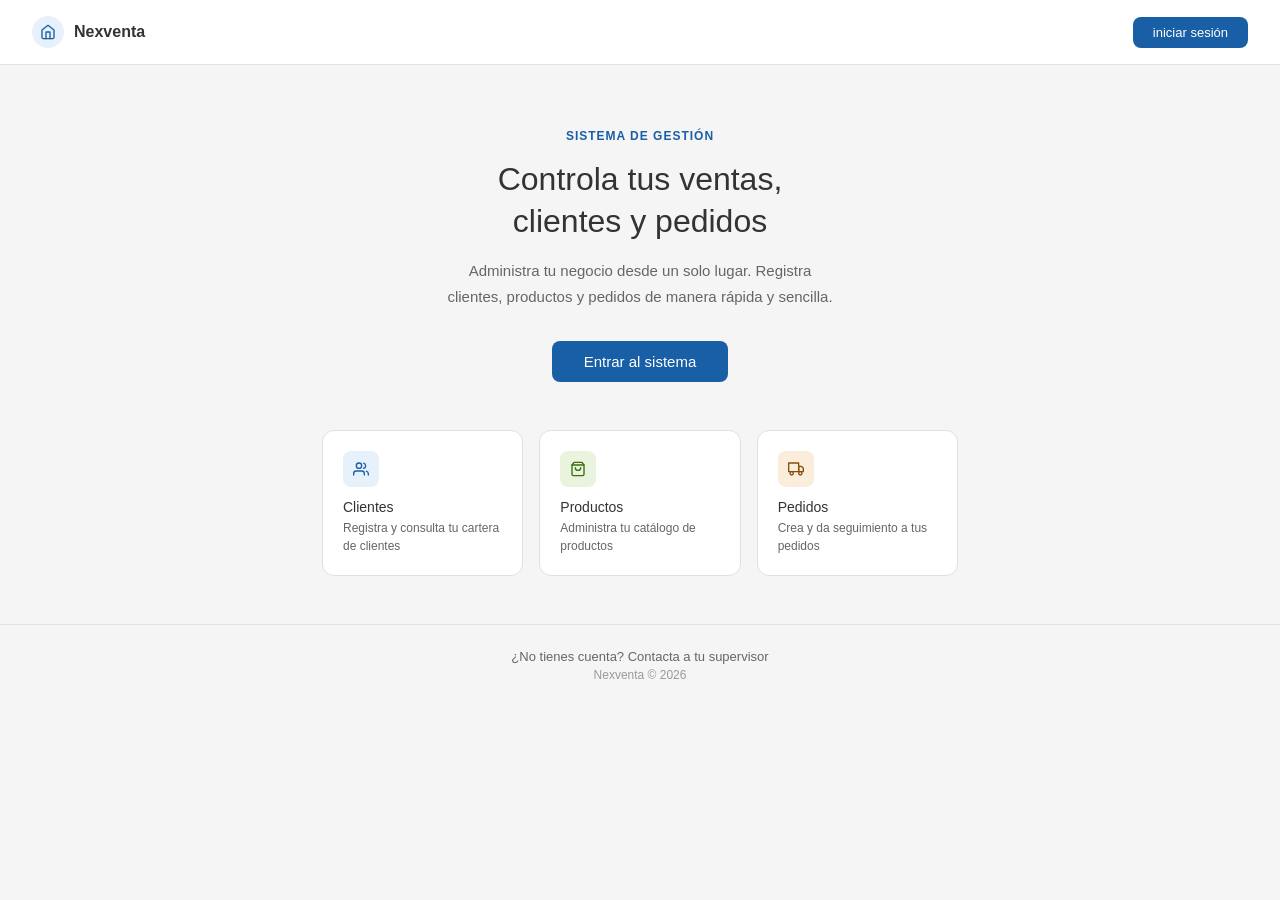
<file: src/main/resources/static/index.html>
<!doctype html>
<html lang="es">
<head>
    <meta charset="UTF-8">
    <meta name="viewport" content="width=device-width, initial-scale=1">
    <title>Nexventa</title>
    <link rel="stylesheet" href="css/base.css">
    <link rel="stylesheet" href="css/index.css">
</head>
<body>

<header class="nav">

    <div class="nav__logo">
        <div class="nav__logo-icono">
            <svg width="16" height="16" viewBox="0 0 24 24" fill="none" stroke="#185FA5" stroke-width="2" stroke-linecap="round" stroke-linejoin="round">
                <path d="M3 9l9-7 9 7v11a2 2 0 0 1-2 2H5a2 2 0 0 1-2-2z"/>
                <polyline points="9 22 9 12 15 12 15 22"/>
            </svg>
        </div>
        <span class="nav__logo-texto">Nexventa</span>
    </div>
    <button id="btn-login" class="nav__boton">iniciar sesión</button>

</header>

<main>
    <section class="hero">
        <p class="hero__etiqueta">SISTEMA DE GESTIÓN</p>
        <h1 class="hero__titulo">Controla tus ventas,<br>clientes y pedidos</h1>
        <p class="hero__descripcion">Administra tu negocio desde un solo lugar.
            Registra clientes, productos y pedidos de manera rápida y sencilla.</p>
        <button class="hero__boton" id="btn-entrar">Entrar al sistema</button>
    </section>

    <section class="cards">
        <article class="card">
            <div class="card__icono card__icono--azul">
                <svg width="16" height="16" viewBox="0 0 24 24" fill="none" stroke="#185FA5" stroke-width="2" stroke-linecap="round" stroke-linejoin="round">
                    <path d="M17 21v-2a4 4 0 0 0-4-4H5a4 4 0 0 0-4 4v2"/>
                    <circle cx="9" cy="7" r="4"/>
                    <path d="M23 21v-2a4 4 0 0 0-3-3.87"/>
                    <path d="M16 3.13a4 4 0 0 1 0 7.75"/>
                </svg>
            </div>
            <p class="card__titulo">Clientes</p>
            <p class="card__descripcion">Registra y consulta tu cartera de clientes</p>
        </article>

        <article class="card">
            <div class="card__icono card__icono--verde">
                <svg width="16" height="16" viewBox="0 0 24 24" fill="none" stroke="#3B6D11" stroke-width="2" stroke-linecap="round" stroke-linejoin="round">
                    <path d="M6 2L3 6v14a2 2 0 0 0 2 2h14a2 2 0 0 0 2-2V6l-3-4z"/>
                    <line x1="3" y1="6" x2="21" y2="6"/>
                    <path d="M16 10a4 4 0 0 1-8 0"/>
                </svg>  
            </div>
            <p class="card__titulo">Productos</p>
            <p class="card__descripcion">Administra tu catálogo de productos</p>
        </article>

        <article class="card">
            <div class="card__icono card__icono--naranja">
                <svg width="16" height="16" viewBox="0 0 24 24" fill="none" stroke="#854F0B" stroke-width="2" stroke-linecap="round" stroke-linejoin="round">
                    <rect x="1" y="3" width="15" height="13"/>
                    <polygon points="16 8 20 8 23 11 23 16 16 16 16 8"/>
                    <circle cx="5.5" cy="18.5" r="2.5"/>
                    <circle cx="18.5" cy="18.5" r="2.5"/>
                </svg>
            </div>
            <p class="card__titulo">Pedidos</p>
            <p class="card__descripcion">Crea y da seguimiento a tus pedidos</p>
        </article>
    </section>
</main>

<footer class="footer">
    <p class="footer__mensaje">¿No tienes cuenta? Contacta a tu supervisor</p>
    <p class="footer__copyright">Nexventa © 2026</p>
</footer>

<script src="js/index.js"></script>

</body>
</html>
</file>
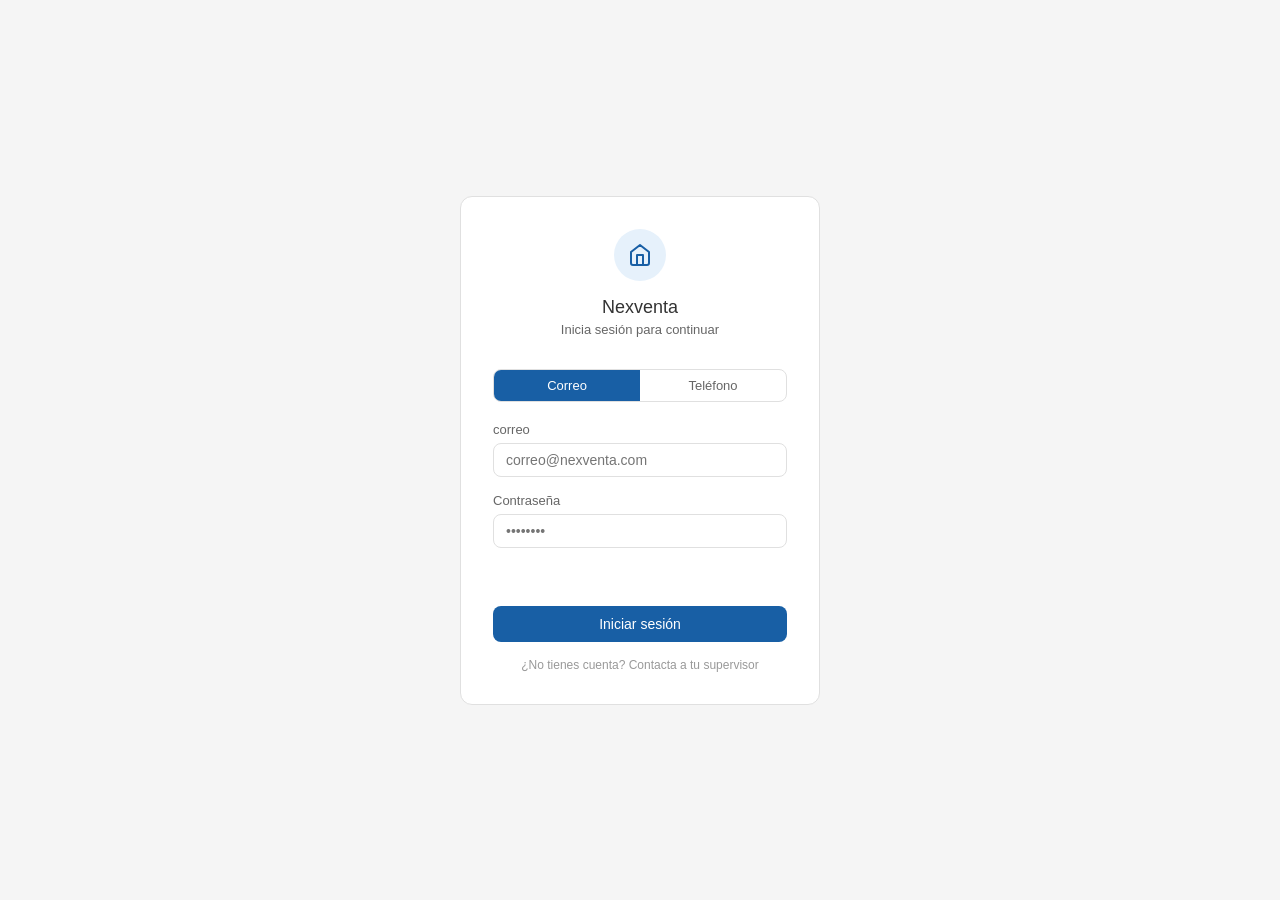
<file: src/main/resources/static/clientes.html>
<!DOCTYPE html>
<html lang="es">
<head>
    <meta charset="UTF-8">
    <meta name="viewport" content="width=device-width, initial-scale=1.0">
    <title>Nexventa - clientes</title>

    <link rel="stylesheet" href="css/base.css">
    <link rel="stylesheet" href="css/sidebar.css">
    <link rel="stylesheet" href="css/inicio.css">
    <link rel="stylesheet" href="css/clientes.css">
</head>
<body class="app">

    <!-- Sidebar (menu lateral de navegación) -->
    <aside class="sidebar">
        <div class="sidebar__superior">
            <div class="sidebar__logo">
                <div class="sidebar__logo-icono">
                    <svg width="14" height="14" viewBox="0 0 24 24" fill="none" stroke="#185FA5" stroke-width="2" stroke-linecap="round" stroke-linejoin="round">
                        <path d="M3 9l9-7 9 7v11a2 2 0 0 1-2 2H5a2 2 0 0 1-2-2z"/>
                        <polyline points="9 22 9 12 15 12 15 22"/>
                    </svg>
                </div>
                <span class="sidebar__logo-texto">Nexventa</span>
                <button class="sidebar__cerrar" id="btn-cerrar-menu">
                    <svg width="20" height="20" viewBox="0 0 24 24" fill="none" stroke="#ffffff" stroke-width="2" stroke-linecap="round" stroke-linejoin="round">
                        <line x1="18" y1="6" x2="6" y2="18"/>
                        <line x1="6" y1="6" x2="18" y2="18"/>
                    </svg>
                </button>
            </div>
            <nav class="sidebar__nav">
                <p class="sidebar__seccion">Principal</p>
                <a class="sidebar__item" href="inicio.html">
                    <svg width="16" height="16" viewBox="0 0 24 24" fill="none" stroke="currentColor" stroke-width="2"><rect x="3" y="3" width="7" height="7"/><rect x="14" y="3" width="7" height="7"/><rect x="3" y="14" width="7" height="7"/><rect x="14" y="14" width="7" height="7"/></svg>
                    Inicio
                </a>
                <a class="sidebar__item sidebar__item--activo" href="clientes.html">
                    <svg width="16" height="16" viewBox="0 0 24 24" fill="none" stroke="currentColor" stroke-width="2"><path d="M17 21v-2a4 4 0 0 0-4-4H5a4 4 0 0 0-4 4v2"/><circle cx="9" cy="7" r="4"/></svg>
                    Clientes
                </a>
                <a class="sidebar__item" href="productos.html">
                    <svg width="16" height="16" viewBox="0 0 24 24" fill="none" stroke="currentColor" stroke-width="2"><path d="M6 2L3 6v14a2 2 0 0 0 2 2h14a2 2 0 0 0 2-2V6l-3-4z"/><line x1="3" y1="6" x2="21" y2="6"/></svg>
                    Productos
                </a>
                <a class="sidebar__item" href="pedidos.html">
                    <svg width="16" height="16" viewBox="0 0 24 24" fill="none" stroke="currentColor" stroke-width="2"><rect x="1" y="3" width="15" height="13"/><polygon points="16 8 20 8 23 11 23 16 16 16 16 8"/></svg>
                    Pedidos
                </a>
                <p class="sidebar__seccion">ADMINISTRACIÓN</p>
                <a class="sidebar__item" href="usuarios.html">
                    <svg width="16" height="16" viewBox="0 0 24 24" fill="none" stroke="currentColor" stroke-width="2"><path d="M17 21v-2a4 4 0 0 0-4-4H5a4 4 0 0 0-4 4v2"/><circle cx="9" cy="7" r="4"/><path d="M23 21v-2a4 4 0 0 0-3-3.87"/><path d="M16 3.13a4 4 0 0 1 0 7.75"/></svg>
                    Usuarios
                </a>
                <a class="sidebar__item" href="rutas.html">
                    <svg width="16" height="16" viewBox="0 0 24 24" fill="none" stroke="currentColor" stroke-width="2" stroke-linecap="round" stroke-linejoin="round"><circle cx="12" cy="12" r="10"/><polygon points="16.24 7.76 14.12 14.12 7.76 16.24 9.88 9.88 16.24 7.76"/></svg>
                    Rutas
                </a>
            </nav>
        </div>
        <div class="sidebar__usuario">
            <div class="sidebar__usuario-avatar" id="usuario-avatar">A</div>
            <div>
                <p class="sidebar__usuario-nombre" id="usuario-nombre">Admin</p>
                <p class="sidebar__usuario-rol" id="usuario-rol">ROL</p>
            </div>
        </div>
    </aside>

    <div class="sidebar__overlay" id="sidebar-overlay"></div>

    
     <div class="contenido">

        <!-- topbar (barra superior para dar contexto)-->
        <header class="topbar">
            <button class="topbar__hamburguesa" id="btn-menu">
                <svg width="20" height="20" viewBox="0 0 24 24" fill="none" stroke="currentColor" stroke-width="2" stroke-linecap="round" stroke-linejoin="round">
                    <line x1="3" y1="6" x2="21" y2="6"/>
                    <line x1="3" y1="12" x2="21" y2="12"/>
                    <line x1="3" y1="18" x2="21" y2="18"/>
                </svg>
            </button>
            <div class="topbar__info">
                <h1 class="topbar__saludo">Clientes</h1>
            </div>
            <div class="topbar__acciones">
                <div class="topbar__usuario">
                    <div class="topbar__usuario-avatar" id="topbar-avatar">A</div>
                    <span class="topbar__usuario-nombre" id="topbar-nombre">Admin</span>
                </div>
                <button class="topbar__cerrar" id="btn-cerrar-sesion">Cerrar sesión</button>
            </div>
        </header>

        <!-- Contenido principal -->
        <main class="principal">
            <!-- Encabezado con boton-->
            <div class="clientes__encabezado">
                <h2 class="clientes__titulo">Clientes</h2>
                <button class="clientes__btn-nuevo" id="btn-nuevo-cliente">+ Nuevo cliente</button>
            </div> 

            <!-- Bloque de filtros-->
            <div class="clientes__filtros">
                <input class="clientes__buscar" type="text" id="input-buscar-nombre" placeholder="Buscar por nombre...">
                <input class="clientes__buscar" type="text" id="input-buscar-telefono" placeholder="buscar por teléfono...">
                <select class="clientes__selector" id="select-estado">
                    <option value="">Todos</option>
                    <option value="NORMAL">Normal</option>
                    <option value="FERRETERO">Ferretero</option>
                </select>
            </div>

            <!-- Tabla de clientes -->
             <div class="clientes__tabla-contenedor">
                <table class="clientes__tabla">
                    <thead>
                        <tr>
                            <th>Nombre</th>
                            <th>Telefono</th>
                            <th>Dirección</th>
                            <th>Ciudad</th>
                            <th>Tipo</th>
                            <th>Acciones</th>
                        </tr>
                    </thead>
                    <tbody id="tabla-clientes"></tbody>
                </table>

             </div>

        </main>
    </div>

    
    <script src="js/sidebar.js"></script>
    <script src="js/clientes.js"></script>
</body>
</html>
</file>
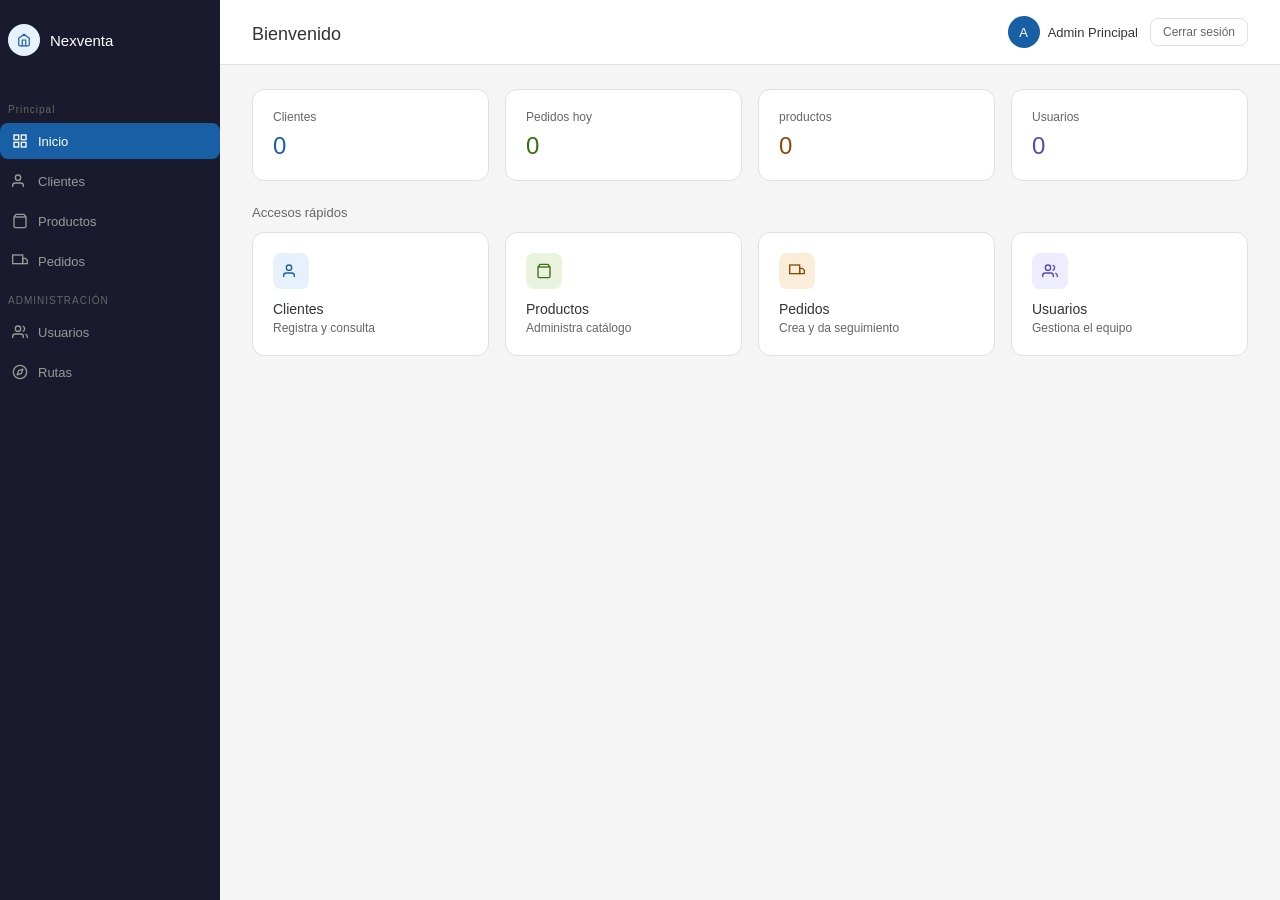
<file: src/main/resources/static/inicio.html>
<!DOCTYPE html>
<html lang="es">
<head>
    <meta charset="UTF-8">
    <meta name="viewport" content="width=device-width, initial-scale=1.0">
    <title>Nexventa - Inicio</title>
    <link rel="stylesheet" href="css/styles.css">
</head>
<body class="app">

    <!-- Menu lateral izquierdo-->
    <aside class="sidebar">
        <!-- Logo -->
        <div class="sidebar__logo">
            <div class="sidebar__logo-icono">
                <svg width="14" height="14" viewBox="0 0 24 24" fill="none" stroke="#185FA5" stroke-width="2" stroke-linecap="round" stroke-linejoin="round">
                    <path d="M3 9l9-7 9 7v11a2 2 0 0 1-2 2H5a2 2 0 0 1-2-2z"/>
                    <polyline points="9 22 9 12 15 12 15 22"/>
                </svg>
            </div>

            <span class="sidebar__logo-texto">Nexventa</span>
        </div>

        <!-- Navegación principal -->
        <nav class="sidebar__nav">
            <p class="sidebar__seccion">Principal</p>
            <a class="sidebar__item sidebar__item--activo" href="inicio.html">
                <svg width="16" height="16" viewBox="0 0 24 24" fill="none" stroke="currentColor" stroke-width="2"><rect x="3" y="3" width="7" height="7"/><rect x="14" y="3" width="7" height="7"/><rect x="3" y="14" width="7" height="7"/><rect x="14" y="14" width="7" height="7"/></svg>
                Inicio 
            </a>

            <a class="sidebar__item" href="clientes.html">
                <svg width="16" height="16" viewBox="0 0 24 24" fill="none" stroke="currentColor" stroke-width="2">
                    <path d="M17 21v-2a4 4 0 0 0-4-4H5a4 4 0 0 0-4 4v2"/>
                    <circle cx="9" cy="7" r="4"/>
                </svg>
                Clientes                
            </a>

            <a class="sidebar__item" href="productos.html">
                <svg width="16" height="16" viewBox="0 0 24 24" fill="none" stroke="currentColor" stroke-width="2">
                    <path d="M6 2L3 6v14a2 2 0 0 0 2 2h14a2 2 0 0 0 2-2V6l-3-4z"/>
                    <line x1="3" y1="6" x2="21" y2="6"/>
                </svg>
                Productos                
            </a>

            <a class="sidebar__item" href="pedidos.html">
                <svg width="16" height="16" viewBox="0 0 24 24" fill="none" stroke="currentColor" stroke-width="2">
                    <rect x="1" y="3" width="15" height="13"/>
                    <polygon points="16 8 20 8 23 11 23 16 16 16 16 8"/>
                </svg>
                Pedidos
            </a>

            <p class="sidebar__seccion">ADMINISTRACIÓN</p>
            <a class="sidebar__item" href="usuarios.html">
                <svg width="16" height="16" viewBox="0 0 24 24" fill="none" stroke="currentColor" stroke-width="2">
                    <path d="M17 21v-2a4 4 0 0 0-4-4H5a4 4 0 0 0-4 4v2"/>
                    <circle cx="9" cy="7" r="4"/>
                    <path d="M23 21v-2a4 4 0 0 0-3-3.87"/>
                    <path d="M16 3.13a4 4 0 0 1 0 7.75"/>
                </svg>
                Usuarios    
            </a>

            <a class="sidebar__item" href="rutas.html">
                <svg width="16" height="16" viewBox="0 0 24 24" fill="none" stroke="currentColor" stroke-width="2" stroke-linecap="round" stroke-linejoin="round">
                <circle cx="12" cy="12" r="10"/>
                <polygon points="16.24 7.76 14.12 14.12 7.76 16.24 9.88 9.88 16.24 7.76"/>
                </svg>
                Rutas            
            </a>
        </nav> 

    </aside>

    <div class="contenido">
        <!-- Barra superior -->
        <header class="topbar">
            <!-- Saludo y fecha -->
            <div class="topbar__info">
                <p class="topbar__fecha" id="topbar-fecha"></p>
                <h1 class="topbar__saludo" id="topbar-saludo">Bienvenido</h1>
            </div>

            <!-- Acciones del usuario -->
            <div class="topbar__acciones">
                <div class="topbar__usuario">
                    <div class="topbar__usuario-avatar" id="topbar-avatar">A</div>
                    <span class="topbar__usuario-nombre" id="topbar-nombre">Admin Principal</span>
                </div>
                <button class="topbar__cerrar" id="btn-cerrar-sesion">Cerrar sesión</button>
            </div>
        </header>

        <!-- Contenido principal -->
        <main class="principal">
            <!-- Cards de resumen -->
            <section class="resumen">

                <div class="resumen__card">
                    <p class="resumen__etiqueta">Clientes</p>
                    <p class="resumen__numero" id="total-clientes">0</p>
                </div>

                <div class="resumen__card">
                    <p class="resumen__etiqueta">Pedidos hoy</p>
                    <p class="resumen__numero resumen__numero--verde" id="total-pedidos">0</p>
                </div>

                <div class="resumen__card">
                    <p class="resumen__etiqueta">productos</p>
                    <p class="resumen__numero resumen__numero--naranja" id="total-productos">0</p>
                </div>

                <div class="resumen__card">
                    <p class="resumen__etiqueta">Usuarios</p>
                    <p class="resumen__numero resumen__numero--morado" id="total-usuarios">0</p>
                </div>

            </section>

            <!-- Accesos rápidos -->
            <section class="accesos">
                <p class="accesos__titulo">Accesos rápidos</p>

                <div class="accesos__grid">

                    <a class="acceso__card" href="clientes.html">
                        <div class="acceso__icono acceso__icono--azul">
                            <svg width="16" height="16" viewBox="0 0 24 24" fill="none" stroke="#185FA5" stroke-width="2">
                                <path d="M17 21v-2a4 4 0 0 0-4-4H5a4 4 0 0 0-4 4v2"/>
                                <circle cx="9" cy="7" r="4"/>
                            </svg>
                        </div>
                        <p class="acceso__titulo">Clientes</p>
                        <p class="acceso__descripcion">Registra y consulta</p>
                    </a>

                    <a class="acceso__card" href="productos.html">
                        <div class="acceso__icono acceso__icono--verde">
                            <svg width="16" height="16" viewBox="0 0 24 24" fill="none" stroke="#3B6D11" stroke-width="2">
                                <path d="M6 2L3 6v14a2 2 0 0 0 2 2h14a2 2 0 0 0 2-2V6l-3-4z"/>
                                <line x1="3" y1="6" x2="21" y2="6"/>
                            </svg>
                        </div>
                        <p class="acceso__titulo">Productos</p>
                        <p class="acceso__descripcion">Administra catálogo</p>
                    </a>

                    <a class="acceso__card" href="pedidos.html">
                        <div class="acceso__icono acceso__icono--naranja">
                            <svg width="16" height="16" viewBox="0 0 24 24" fill="none" stroke="#854F0B" stroke-width="2">
                                <rect x="1" y="3" width="15" height="13"/>
                                <polygon points="16 8 20 8 23 11 23 16 16 16 16 8"/>
                            </svg>
                        </div>
                        <p class="acceso__titulo">Pedidos</p>
                        <p class="acceso__descripcion">Crea y da seguimiento</p>
                    </a>

                    <a class="acceso__card" href="usuarios.html">
                        <div class="acceso__icono acceso__icono--morado">
                            <svg width="16" height="16" viewBox="0 0 24 24" fill="none" stroke="#534AB7" stroke-width="2">
                                <path d="M17 21v-2a4 4 0 0 0-4-4H5a4 4 0 0 0-4 4v2"/>
                                <circle cx="9" cy="7" r="4"/>
                                <path d="M23 21v-2a4 4 0 0 0-3-3.87"/>
                                <path d="M16 3.13a4 4 0 0 1 0 7.75"/>
                            </svg>
                        </div>
                        <p class="acceso__titulo">Usuarios</p>
                        <p class="acceso__descripcion">Gestiona el equipo</p>
                    </a>
                </div>
            </section>
        
        </main>

    </div>
    <script src="js/inicio.js"></script>
</body>
</html>
</file>
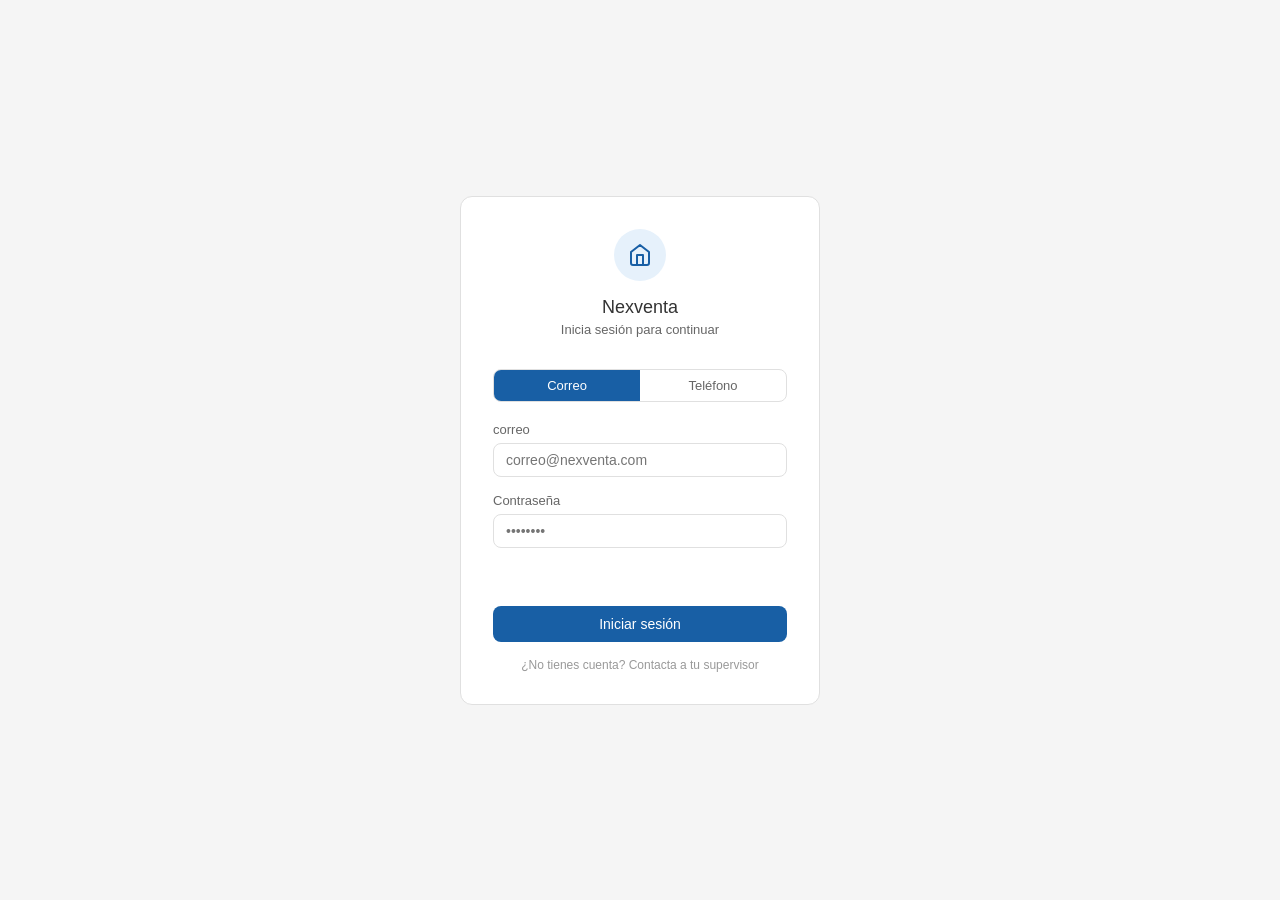
<file: src/main/resources/static/login.html>
<!DOCTYPE html>
<html lang="es">
<head>
    <meta charset="UTF-8">
    <meta name="viewport" content="width=device-width, initial-scale=1.0">
    <title>Nexventa - Login</title>
    <link rel="stylesheet" href="css/base.css">
    <link rel="stylesheet" href="css/login.css">
</head>
<body class="login-page">
    <div class="login-contenedor">

        <div class="login-cabecera">
            <div class="login-logo">
                <svg width="24" height="24" viewBox="0 0 24 24" fill="none" stroke="#185FA5" stroke-width="2" stroke-linecap="round" stroke-linejoin="round">
                    <path d="M3 9l9-7 9 7v11a2 2 0 0 1-2 2H5a2 2 0 0 1-2-2z"/>
                    <polyline points="9 22 9 12 15 12 15 22"/>
                </svg>
            </div>

            <h2 class="login-cabecera__titulo">Nexventa</h2>
            <p class="login-cabecera__subtitulo">Inicia sesión para continuar</p>
        </div>

        <div class="login-selector">
            <button class="login-selector__btn login-selector__btn--activo" id="btn-correo">Correo</button>
            <button class="login-selector__btn" id="btn-telefono">Teléfono</button>
        </div>

        <div class="login-formulario">
            <div class="campo">
                <label class="campo__etiqueta" for="identificador" id="label-identificador">correo</label>
                <input class="campo__input" type="email" id="identificador" placeholder="correo@nexventa.com">
            </div>

            <div class="campo">
                <label class="campo__etiqueta" for="contrasena">Contraseña</label>
                <input class="campo__input" type="password" id="contrasena" placeholder="••••••••" />
            </div>

            <p class="login-error" id="login-error"></p>

            <button class="login-boton" id="btn-ingresar">Iniciar sesión</button>

            <p class="login-aviso">¿No tienes cuenta? Contacta a tu supervisor</p>
        </div>
    </div>

    <script src="js/login.js"></script>

</body>
</html>
</file>
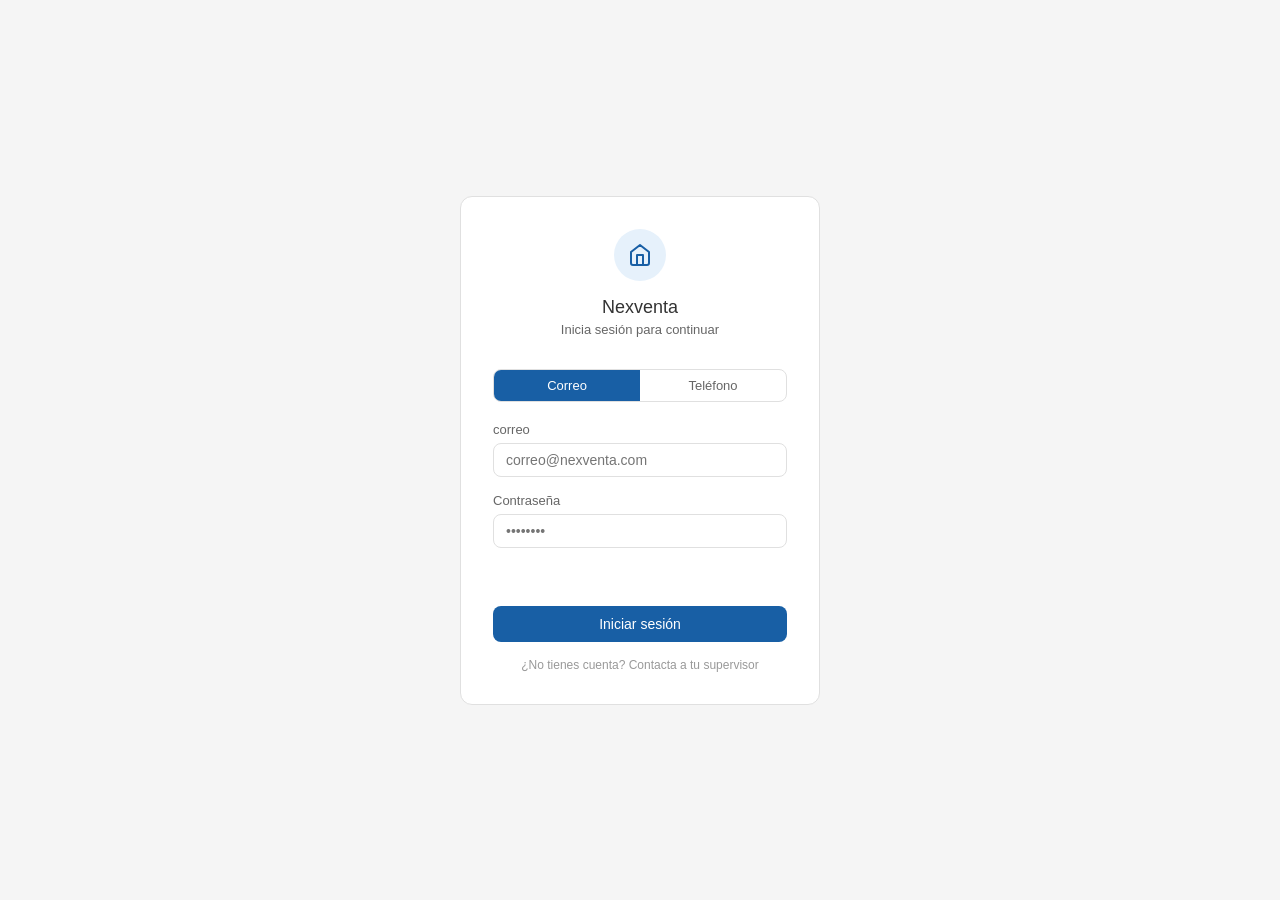
<file: src/main/resources/static/usuarios.html>
<!DOCTYPE html>
<html lang="es">
<head>
    <meta charset="UTF-8">
    <meta name="viewport" content="width=device-width, initial-scale=1.0">
    <title>Nexventa - Usuarios</title>
    <link rel="stylesheet" href="css/base.css">
    <link rel="stylesheet" href="css/sidebar.css">
    <link rel="stylesheet" href="css/inicio.css">
    <link rel="stylesheet" href="css/usuarios.css">
</head>
<body class="app">

    <!-- Sidebar directo en HTML -->
    <aside class="sidebar">
        <div class="sidebar__superior">
            <div class="sidebar__logo">
                <div class="sidebar__logo-icono">
                    <svg width="14" height="14" viewBox="0 0 24 24" fill="none" stroke="#185FA5" stroke-width="2" stroke-linecap="round" stroke-linejoin="round">
                        <path d="M3 9l9-7 9 7v11a2 2 0 0 1-2 2H5a2 2 0 0 1-2-2z"/>
                        <polyline points="9 22 9 12 15 12 15 22"/>
                    </svg>
                </div>
                <span class="sidebar__logo-texto">Nexventa</span>
                <button class="sidebar__cerrar" id="btn-cerrar-menu">
                    <svg width="20" height="20" viewBox="0 0 24 24" fill="none" stroke="#ffffff" stroke-width="2" stroke-linecap="round" stroke-linejoin="round">
                        <line x1="18" y1="6" x2="6" y2="18"/>
                        <line x1="6" y1="6" x2="18" y2="18"/>
                    </svg>
                </button>
            </div>
            <nav class="sidebar__nav">
                <p class="sidebar__seccion">Principal</p>
                <a class="sidebar__item" href="inicio.html">
                    <svg width="16" height="16" viewBox="0 0 24 24" fill="none" stroke="currentColor" stroke-width="2"><rect x="3" y="3" width="7" height="7"/><rect x="14" y="3" width="7" height="7"/><rect x="3" y="14" width="7" height="7"/><rect x="14" y="14" width="7" height="7"/></svg>
                    Inicio
                </a>
                <a class="sidebar__item" href="clientes.html">
                    <svg width="16" height="16" viewBox="0 0 24 24" fill="none" stroke="currentColor" stroke-width="2"><path d="M17 21v-2a4 4 0 0 0-4-4H5a4 4 0 0 0-4 4v2"/><circle cx="9" cy="7" r="4"/></svg>
                    Clientes
                </a>
                <a class="sidebar__item" href="productos.html">
                    <svg width="16" height="16" viewBox="0 0 24 24" fill="none" stroke="currentColor" stroke-width="2"><path d="M6 2L3 6v14a2 2 0 0 0 2 2h14a2 2 0 0 0 2-2V6l-3-4z"/><line x1="3" y1="6" x2="21" y2="6"/></svg>
                    Productos
                </a>
                <a class="sidebar__item" href="pedidos.html">
                    <svg width="16" height="16" viewBox="0 0 24 24" fill="none" stroke="currentColor" stroke-width="2"><rect x="1" y="3" width="15" height="13"/><polygon points="16 8 20 8 23 11 23 16 16 16 16 8"/></svg>
                    Pedidos
                </a>
                <p class="sidebar__seccion">ADMINISTRACIÓN</p>
                <a class="sidebar__item sidebar__item--activo" href="usuarios.html">
                    <svg width="16" height="16" viewBox="0 0 24 24" fill="none" stroke="currentColor" stroke-width="2"><path d="M17 21v-2a4 4 0 0 0-4-4H5a4 4 0 0 0-4 4v2"/><circle cx="9" cy="7" r="4"/><path d="M23 21v-2a4 4 0 0 0-3-3.87"/><path d="M16 3.13a4 4 0 0 1 0 7.75"/></svg>
                    Usuarios
                </a>
                <a class="sidebar__item" href="rutas.html">
                    <svg width="16" height="16" viewBox="0 0 24 24" fill="none" stroke="currentColor" stroke-width="2" stroke-linecap="round" stroke-linejoin="round"><circle cx="12" cy="12" r="10"/><polygon points="16.24 7.76 14.12 14.12 7.76 16.24 9.88 9.88 16.24 7.76"/></svg>
                    Rutas
                </a>
            </nav>
        </div>
        <div class="sidebar__usuario">
            <div class="sidebar__usuario-avatar" id="usuario-avatar">A</div>
            <div>
                <p class="sidebar__usuario-nombre" id="usuario-nombre">Admin</p>
                <p class="sidebar__usuario-rol" id="usuario-rol">ROL</p>
            </div>
        </div>
    </aside>

    <div class="sidebar__overlay" id="sidebar-overlay"></div>

    <div class="contenido">
        <header class="topbar">
            <button class="topbar__hamburguesa" id="btn-menu">
                <svg width="20" height="20" viewBox="0 0 24 24" fill="none" stroke="currentColor" stroke-width="2" stroke-linecap="round" stroke-linejoin="round">
                    <line x1="3" y1="6" x2="21" y2="6"/>
                    <line x1="3" y1="12" x2="21" y2="12"/>
                    <line x1="3" y1="18" x2="21" y2="18"/>
                </svg>
            </button>
            <div class="topbar__info">
                <h1 class="topbar__saludo">Usuarios</h1>
            </div>
            <div class="topbar__acciones">
                <div class="topbar__usuario">
                    <div class="topbar__usuario-avatar" id="topbar-avatar">A</div>
                    <span class="topbar__usuario-nombre" id="topbar-nombre">Admin</span>
                </div>
                <button class="topbar__cerrar" id="btn-cerrar-sesion">Cerrar sesión</button>
            </div>
        </header>

        <main class="principal">
            <div class="usuarios__encabezado">
                <h2 class="usuarios__titulo">Usuarios</h2>
                <button class="usuarios__btn-nuevo" id="btn-nuevo-usuario">+ Nuevo usuario</button>
            </div>

            <div class="usuarios__filtros">
                <input class="usuarios__buscar" type="text" id="input-buscar" placeholder="Buscar por nombre o correo...">
                <select class="usuarios__selector" id="select-rol">
                    <option value="">Todos los roles</option>
                    <option value="ADMIN">ADMIN</option>
                    <option value="VENDEDOR">VENDEDOR</option>
                    <option value="REPARTIDOR">REPARTIDOR</option>
                    <option value="QUEMADOR">QUEMADOR</option>
                </select>
            </div>

            <div class="usuarios__tabla-contenedor">
                <table class="usuarios__tabla">
                    <thead>
                        <tr>
                            <th>Nombre</th>
                            <th>Correo</th>
                            <th>Teléfono</th>
                            <th>Rol</th>
                            <th>Estado</th>
                            <th>Acciones</th>
                        </tr>
                    </thead>
                    <tbody id="tabla-usuarios"></tbody>
                </table>
            </div>

            <div class="modal__overlay" id="modal-overlay">
                <div class="modal">
                    <div class="modal__encabezado">
                        <h3 class="modal__titulo" id="modal-titulo">Nuevo usuario</h3>
                        <button class="modal__cerrar" id="btn-cerrar-modal">✕</button>
                    </div>
                    <div class="modal__cuerpo">
                        <div class="campo">
                            <label class="campo__etiqueta" for="campo-nombre">Nombre completo</label>
                            <input class="campo__input" type="text" id="campo-nombre" placeholder="Ej. Juan Pérez">
                        </div>
                        <div class="modal__fila">
                            <div class="campo">
                                <label class="campo__etiqueta" for="campo-telefono">Teléfono</label>
                                <input class="campo__input" type="tel" id="campo-telefono" placeholder="5512345678">
                            </div>
                            <div class="campo">
                                <label class="campo__etiqueta" for="campo-rol">Rol</label>
                                <select class="campo__input" id="campo-rol">
                                    <option value="">Seleccionar rol</option>
                                    <option value="ADMIN">ADMIN</option>
                                    <option value="VENDEDOR">VENDEDOR</option>
                                    <option value="REPARTIDOR">REPARTIDOR</option>
                                    <option value="QUEMADOR">QUEMADOR</option>
                                </select>
                            </div>
                        </div>
                        <div class="campo">
                            <label class="campo__etiqueta" for="campo-correo">Correo</label>
                            <input class="campo__input" type="email" id="campo-correo" placeholder="correo@nexventa.com">
                        </div>
                        <div class="campo" id="campo-contrasena-contenedor">
                            <label class="campo__etiqueta" for="campo-contrasena">Contraseña</label>
                            <input class="campo__input" type="password" id="campo-contrasena" placeholder="••••••••">
                        </div>
                        <p class="modal__error" id="modal-error"></p>
                        <div class="modal__botones">
                            <button class="modal__btn-cancelar" id="btn-cancelar-modal">Cancelar</button>
                            <button class="modal__btn-guardar" id="btn-guardar-usuario">Guardar usuario</button>
                        </div>
                    </div>
                </div>
            </div>

            <div class="modal__overlay" id="modal-confirmar-overlay">
                <div class="modal modal--chico">
                    <p class="modal__pregunta">¿Desactivar a este usuario?</p>
                    <div class="modal__botones">
                        <button class="modal__btn-cancelar" id="btn-cancelar-desactivar">Cancelar</button>
                        <button class="modal__btn-confirmar" id="btn-confirmar-desactivar">Confirmar</button>
                    </div>
                </div>
            </div>
        </main>
    </div>

    <script src="js/sidebar.js"></script>
    <script src="js/usuarios.js"></script>
</body>
</html>
</file>
<file: src/main/resources/static/css/base.css>
* {
    margin: 0;
    padding: 0;
    box-sizing: border-box;
}

body {
    font-family: Arial, sans-serif;
    font-size: 16px;
    background-color: #f5f5f5;
    color: #333333;
}

/* ── Campos de formulario (usados en login y otros formularios) ── */
.campo {
    display: flex;
    flex-direction: column;
    gap: 6px;
}

.campo__etiqueta {
    font-size: 13px;
    color: #666666;
}

.campo__input {
    padding: 8px 12px;
    border: 1px solid #e0e0e0;
    border-radius: 8px;
    font-size: 14px;
    outline: none;
}

.campo__input:focus {
    border-color: #185FA5;
}
</file>
<file: src/main/resources/static/css/index.css>
/*----Nav-----*/
.nav {
    background-color: #ffffff;
    border-bottom: 1px solid #e0e0e0;
    padding: 1rem 2rem;
    display: flex;
    align-items: center;
    justify-content: space-between;
}

.nav__logo {
    display: flex;
    align-items: center;
    gap: 10px;
}

.nav__logo-icono {
    width: 32px;
    height: 32px;
    border-radius: 50%;
    background-color: #E6F1FB;
    display: flex;
    align-items: center;
    justify-content: center;
}

.nav__logo-texto {
    font-size: 16px;
    font-weight: bold;
    color: #333333;
}

.nav__boton {
    background-color: #185FA5;
    color: #ffffff;
    border: none;
    border-radius: 8px;
    padding: 8px 20px;
    font-size: 13px;
    cursor: pointer;
}

.nav__boton:hover {
    background-color: #0d4a82;
}

/*---hero---*/
.hero {
    text-align: center;
    padding: 4rem 2rem 3rem;
}

.hero__etiqueta {
    font-size: 12px;
    color: #185FA5;
    font-weight: bold;
    letter-spacing: 1px;
    margin-bottom: 1rem;
}

.hero__titulo {
    font-size: 32px;
    font-weight: 500;
    color: #333333;
    margin-bottom: 1rem;
    line-height: 1.3;
}

.hero__descripcion {
    font-size: 15px;
    color: #666666;
    width: 100%;
    max-width: 400px;
    margin: 0 auto 2rem;
    line-height: 1.7;
    text-align: center;
}

.hero__boton {
    background-color: #185FA5;
    color: #ffffff;
    border: none;
    border-radius: 8px;
    padding: 12px 32px;
    font-size: 15px;
    font-weight: 500;
    cursor: pointer;
}

.hero__boton:hover {
    background-color: #0d4a82;
}

/*---cards---*/
.cards {
    display: grid;
    grid-template-columns: repeat(3, 1fr);
    gap: 16px;
    padding: 0 2rem 3rem;
    max-width: 700px;
    margin: 0 auto;
}

.card {
    background-color: #ffffff;
    border-radius: 12px;
    border: 1px solid #e0e0e0;
    padding: 1.25rem;
}

.card__icono {
    width: 36px;
    height: 36px;
    border-radius: 8px;
    margin-bottom: 12px;
    display: flex;
    align-items: center;
    justify-content: center;
}

.card__icono--azul {
    background-color: #E6F1FB;
}

.card__icono--verde {
    background-color: #EAF3DE;
}

.card__icono--naranja {
    background-color: #FAEEDA;
}

.card__titulo {
    font-size: 14px;
    font-weight: 500;
    color: #333333;
    margin-bottom: 4px;
}

.card__descripcion {
    font-size: 12px;
    color: #666666;
    line-height: 1.5;
}

/*---footer---*/
.footer {
    text-align: center;
    padding: 1.5rem;
    border-top: 1px solid #e0e0e0;
}

.footer__mensaje {
    font-size: 13px;
    color: #666666;
    margin-bottom: 4px;
}

.footer__copyright {
    font-size: 12px;
    color: #999999;
}

/* ── Responsivo ── */
@media (max-width: 768px) {

    /*---Nav---*/
    .nav {
        padding: 1rem;
    }

    .nav__boton {
        padding: 6px 12px;
        font-size: 12px;
    }

    /*---Hero---*/
    .hero {
        padding: 2rem 1rem;
    }

    .hero__titulo {
        font-size: 24px;
    }

    .hero__descripcion {
        font-size: 14px;
    }

    .hero__boton {
        width: 100%;
        padding: 14px;
    }

    /*---Cards---*/
    .cards {
        grid-template-columns: 1fr;
        padding: 0 1rem 2rem;
        max-width: 100%;
    }

    /*---Footer---*/
    .footer {
        padding: 1rem;
        font-size: 12px;
    }
}
</file>
<file: src/main/resources/static/css/sidebar.css>
/* ── App layout ── */
.app {
    display: flex;
    min-height: 100vh;
}

/* ── Sidebar ── */
.sidebar {
    width: 220px;
    min-width: 220px;
    background-color: #1a1a2e;
    display: flex;
    flex-direction: column;
    padding: 1.5rem 0 0 0;
    height: 100vh;
    box-sizing: border-box;
    position: sticky;
    top: 0;
}

.sidebar__superior {
    flex: 1;
    display: flex;
    flex-direction: column;
    overflow-y: auto;
    padding: 0 1rem;
}

.sidebar__logo {
    display: flex;
    align-items: center;
    gap: 10px;
    margin-bottom: 2rem;
    padding: 0 0.5rem;
}

.sidebar__cerrar {
    display: none;
    background: transparent;
    border: none;
    cursor: pointer;
    padding: 4px;
    margin-left: auto;
}

.sidebar__logo-icono {
    width: 32px;
    height: 32px;
    border-radius: 50%;
    background-color: #E6F1FB;
    display: flex;
    align-items: center;
    justify-content: center;
}

.sidebar__logo-texto {
    font-size: 15px;
    font-weight: 500;
    color: #ffffff;
}

.sidebar__seccion {
    font-size: 10px;
    color: #666666;
    letter-spacing: 1px;
    margin: 1rem 0 8px;
    padding: 0 0.5rem;
}

.sidebar__item {
    display: flex;
    align-items: center;
    gap: 10px;
    padding: 10px 12px;
    border-radius: 8px;
    text-decoration: none;
    color: #999999;
    font-size: 13px;
    margin-bottom: 4px;
}

.sidebar__item:hover {
    background-color: #ffffff10;
    color: #ffffff;
}

.sidebar__item--activo {
    background-color: #185FA5;
    color: #ffffff;
}

/* ── Usuario abajo del sidebar ── */
.sidebar__usuario {
    display: flex;
    align-items: center;
    gap: 10px;
    border-top: 1px solid #333333;
    padding: 1.5rem 1rem;
    margin-top: auto;
}

.sidebar__usuario-avatar {
    width: 32px;
    height: 32px;
    border-radius: 50%;
    background-color: #185FA5;
    display: flex;
    align-items: center;
    justify-content: center;
    color: #ffffff;
    font-size: 13px;
    font-weight: 500;
}

.sidebar__usuario-nombre {
    font-size: 13px;
    color: #ffffff;
    font-weight: 500;
}

.sidebar__usuario-rol {
    font-size: 11px;
    color: #666666;
}

/* ── Contenido ── */
.contenido {
    flex: 1;
    display: flex;
    flex-direction: column;
}

/* ── Hamburguesa ── */
.topbar__hamburguesa {
    display: none;
    background: transparent;
    border: none;
    cursor: pointer;
    color: #333333;
    padding: 4px;
}

/* ── Overlay ── */
.sidebar__overlay {
    display: none;
    position: fixed;
    top: 0;
    left: 0;
    width: 100%;
    height: 100%;
    background-color: rgba(0, 0, 0, 0.5);
    z-index: 99;
}

.sidebar__overlay--visible {
    display: block;
}

/* ── Responsivo sidebar ── */
@media (max-width: 768px) {

    .sidebar {
        position: fixed;
        top: 0;
        left: -220px;
        width: 220px;
        height: 100vh;
        z-index: 100;
        transition: left 0.3s ease;
        padding: 1rem 0 0 0;
        flex-direction: column;
        overflow: hidden;
    }

    .sidebar__superior {
        flex: 0.75 0.5 auto;
        overflow-y: auto;
        padding: 0 1rem;
        min-height: 0;
    }

    .sidebar--abierto {
        left: 0;
    }

    .sidebar__usuario {
        margin-top: 1rem;
        padding: 1rem;
        border-top: 1px solid #333333;
        background-color: #1a1a2e;
        flex-shrink: 0;
    }

    .sidebar__logo {
        margin-bottom: 1rem;
    }

    .sidebar__seccion {
        margin: 0.5rem 0 4px;
    }

    .sidebar__item {
        padding: 7px 12px;
        margin-bottom: 2px;
    }

    .sidebar__cerrar {
        display: block;
    }

    .topbar__hamburguesa {
        display: block;
    }
}
</file>
<file: src/main/resources/static/css/inicio.css>
/* ── Topbar ── */
.topbar {
    background-color: #ffffff;
    border-bottom: 1px solid #e0e0e0;
    padding: 1rem 2rem;
    display: flex;
    align-items: center;
    justify-content: space-between;
}

.topbar__fecha {
    font-size: 12px;
    color: #999999;
    margin-bottom: 4px;
}

.topbar__saludo {
    font-size: 18px;
    font-weight: 500;
    color: #333333;
}

.topbar__acciones {
    display: flex;
    align-items: center;
    gap: 12px;
}

.topbar__usuario {
    display: flex;
    align-items: center;
    gap: 8px;
}

.topbar__usuario-avatar {
    width: 32px;
    height: 32px;
    border-radius: 50%;
    background-color: #185FA5;
    display: flex;
    align-items: center;
    justify-content: center;
    color: #ffffff;
    font-size: 13px;
    font-weight: 500;
}

.topbar__usuario-nombre {
    font-size: 13px;
    color: #333333;
}

.topbar__cerrar {
    background-color: transparent;
    border: 1px solid #e0e0e0;
    border-radius: 8px;
    padding: 6px 12px;
    font-size: 12px;
    color: #666666;
    cursor: pointer;
}

.topbar__cerrar:hover {
    background-color: #f5f5f5;
}

/* ── Principal ── */
.principal {
    padding: 1.5rem 2rem;
    display: flex;
    flex-direction: column;
    gap: 1.5rem;
}

/* ── Resumen ── */
.resumen {
    display: grid;
    grid-template-columns: repeat(4, 1fr);
    gap: 16px;
}

.resumen__card {
    background-color: #ffffff;
    border-radius: 12px;
    border: 1px solid #e0e0e0;
    padding: 1.25rem;
}

.resumen__etiqueta {
    font-size: 12px;
    color: #666666;
    margin-bottom: 8px;
}

.resumen__numero {
    font-size: 24px;
    font-weight: 500;
    color: #185FA5;
}

.resumen__numero--verde {
    color: #3B6D11;
}

.resumen__numero--naranja {
    color: #854F0B;
}

.resumen__numero--morado {
    color: #534AB7;
}

/* ── Accesos rápidos ── */
.accesos__titulo {
    font-size: 13px;
    color: #666666;
    font-weight: 500;
    margin-bottom: 12px;
}

.accesos__grid {
    display: grid;
    grid-template-columns: repeat(4, 1fr);
    gap: 16px;
}

.acceso__card {
    background-color: #ffffff;
    border-radius: 12px;
    border: 1px solid #e0e0e0;
    padding: 1.25rem;
    text-decoration: none;
    display: block;
}

.acceso__card:hover {
    border-color: #185FA5;
}

.acceso__icono {
    width: 36px;
    height: 36px;
    border-radius: 8px;
    display: flex;
    align-items: center;
    justify-content: center;
    margin-bottom: 12px;
}

.acceso__icono--azul { background-color: #E6F1FB; }
.acceso__icono--verde { background-color: #EAF3DE; }
.acceso__icono--naranja { background-color: #FAEEDA; }
.acceso__icono--morado { background-color: #EEEDFE; }

.acceso__titulo {
    font-size: 14px;
    font-weight: 500;
    color: #333333;
    margin-bottom: 4px;
}

.acceso__descripcion {
    font-size: 12px;
    color: #666666;
}

/* ── Responsivo inicio ── */
@media (max-width: 768px) {
    .principal {
        padding: 1rem;
    }

    .resumen {
        grid-template-columns: repeat(2, 1fr);
    }

    .accesos__grid {
        grid-template-columns: repeat(2, 1fr);
    }

    .topbar__saludo {
        font-size: 15px;
    }

    .topbar__usuario-nombre {
        display: none;
    }

    .topbar {
        padding: 1rem;
    }
}
</file>
<file: src/main/resources/static/css/clientes.css>
/*--- Encabezado ---*/
.clientes__encabezado {
    display: flex;
    align-items: center;
    justify-content: space-between;
}

.clientes__titulo {
    font-size: 20px;
    font-weight: 500;
    color: #333333;
}

.clientes__btn-nuevo {
    background-color: #185FA5;
    color: #ffffff;
    border: none;
    border-radius: 8px;
    padding: 8px 16px;
    font-size: 13px;
    font-weight: 500;
    cursor: pointer;
}

.clientes__btn-nuevo:hover {
    background-color: #0d4a82;
}

/* -- Filtros --*/
.clientes__filtros {
    display: flex;
    gap: 12px;
}

.clientes__buscar {
    flex: 1;
    padding: 8px 12px;
    border: 1px solid #e0e0e0;
    border-radius: 8px;
    font-size: 13px;
    outline: none;
}

.clientes__buscar:focus {
    border-color: #185FA5;
}

.clientes__selector {
    padding: 8px 12px;
    border: 1px solid #e0e0e0;
    border-radius: 8px;
    font-size: 13px;
    color: #666666;
    cursor: pointer;
    outline: none;
}


/* -- Tabla  -- */
.clientes__tabla-contenedor {
    background-color: #ffffff;
    border-radius: 12px;
    border: 1px solid #e0e0e0;
    overflow: hidden;
}

.clientes__tabla {
    width: 100%;
    border-collapse: collapse;
}

.clientes__tabla thead tr {
    border-bottom: 1px solid #e0e0e0;
}

.clientes__tabla th {
    text-align: left;
    padding: 12px 16px;
    font-size: 12px;
    color: #666666;
    font-weight: 500;
    letter-spacing: 0.5px;
}

.clientes__tabla td {
    padding: 12px 16px;
    font-size: 13px;
    color: #333333;
    border-bottom: 1px solid #f0f0f0;
}

.clientes__tabla tbody tr:last-child td {
    border-bottom: none;
}

.clientes__tabla tbody tr:hover {
    background-color: #f9f9f9;
}

/* -- Estado etiqueta --*/
.tipo-etiqueta {
    border-radius: 6px;
    padding: 3px 8px;
    font-size: 11px;
    font-weight: 500;
}

.tipo-etiqueta--normal {
    background-color: #E6F1FB;
    color: #185FA5
}

.tipo-etiqueta--ferretero {
    background-color: #FAEEDA;
    color: #854F0B;
}

/* -- Botones de accion --*/
.accion-btn {
    background: transparent;
    border: 1px solid #e0e0e0;
    border-radius: 6px;
    padding: 4px 10px;
    font-size: 12px;
    color: #666666;
    cursor: pointer;
    margin-right: 4px;
}

.accion-btn:hover {
    background-color: #f5f5f5;
}

.accion-btn--pedidos:hover {
    background-color: #E6F1FB;
}

.fila-inactiva td {
    color: #999999;
}
</file>
<file: src/main/resources/static/css/styles.css>
* {
    margin: 0;
    padding: 0;
    box-sizing: border-box;
}

body {
    font-family: Arial, sans-serif;
    font-size: 16px;
    background-color: #f5f5f5;
    color: #333333;
}

/*----Nav-----*/
.nav{
    background-color: #ffffff;
    border-bottom: 1px solid #e0e0e0;
    padding: 1rem 2rem;
    display: flex;
    align-items: center;
    justify-content: space-between;
}

.nav__logo{
    display: flex;
    align-items: center;
    gap: 10px;
}

.nav__logo-icono {
    width: 32px;
    height: 32px;
    border-radius: 50%;
    background-color: #E6F1FB;
    display: flex;
    align-items: center;
    justify-content: center;
}

.nav__logo-texto {
    font-size: 16px;
    font-weight: bold;
    color: #333333;
}

.nav__boton {
    background-color: #185FA5;
    color: #ffffff;
    border: none;
    border-radius: 8px;
    padding: 8px 20px;
    font-size: 13px;
    cursor: pointer;
}

.nav__boton:hover {
    background-color: #0d4a82;
}

/*---hero---*/
.hero {
    text-align: center;
    padding: 4rem 2rem 3rem;
}

.hero__etiqueta {
    font-size: 12px;
    color: #185FA5;
    font-weight: bold;
    letter-spacing: 1px;
    margin-bottom: 1rem;
}

.hero__titulo{
    font-size: 32px;
    font-weight: 500;
    color: #333333;
    margin-bottom: 1rem;
    line-height: 1.3;
}

.hero__descripcion {
    font-size: 15px;
    color: #666666;
    width: 100%;
    max-width: 400px;
    margin: 0 auto 2rem;
    line-height: 1.7;
    text-align: center;
}

.hero__boton {
    background-color: #185FA5;
    color: #ffffff;
    border: none;
    border-radius: 8px;
    padding: 12px 32px;
    font-size: 15px;
    font-weight: 500;
    cursor: pointer;
}

.hero__boton:hover {
    background-color: #0d4a82;
}


/*---cards---*/
.cards {
    display: grid;
    grid-template-columns: repeat(3, 1fr);
    gap: 16px;
    padding: 0 2rem 3rem;
    max-width: 700px;
    margin: 0 auto;
}

.card {
    background-color: #ffffff;
    border-radius: 12px;
    border: 1px solid #e0e0e0;
    padding: 1.25rem;
}

.card__icono {
    width: 36px;
    height: 36px;
    border-radius: 8px;
    margin-bottom: 12px;
    display: flex;
    align-items: center;
    justify-content: center;
}

.card__icono--azul {
    background-color: #E6F1FB;
}

.card__icono--verde {
    background-color: #EAF3DE;
}

.card__icono--naranja {
    background-color: #FAEEDA;
}

.card__titulo {
    font-size: 14px;
    font-weight: 500;
    color: #333333;
    margin-bottom: 4px;
}

.card__descripcion {
    font-size: 12px;
    color: #666666;
    line-height: 1.5;
}

/*---footer---*/
.footer {
    text-align: center;
    padding: 1.5rem;
    border-top: 1px solid #e0e0e0;
}

.footer__mensaje {
    font-size: 13px;
    color: #666666;
    margin-bottom: 4px;
}

.footer__copyright {
    font-size: 12px;
    color: #999999;
}


/* ── Login ── */
.login-page {
    display: flex;
    align-items: center;
    justify-content: center;
    min-height: 100vh;
    background-color: #f5f5f5;
}

.login-contenedor {
    background-color: #ffffff;
    border-radius: 12px;
    border: 1px solid #e0e0e0;
    padding: 2rem;
    width: 100%;
    max-width: 360px;
}

.login-cabecera {
    text-align: center;
    margin-bottom: 2rem;
}

.login-logo {
    width: 52px;
    height: 52px;
    border-radius: 50%;
    background-color: #E6F1FB;
    display: flex;
    align-items: center;
    justify-content: center;
    margin: 0 auto 1rem;
}

.login-cabecera__titulo {
    font-size: 18px;
    font-weight: 500;
    color: #333333;
    margin-bottom: 4px;
}

.login-cabecera__subtitulo {
    font-size: 13px;
    color: #666666;
}

.login-selector {
    display: flex;
    border: 1px solid #e0e0e0;
    border-radius: 8px;
    margin-bottom: 1.25rem;
    overflow: hidden;
    width: 100%;
}
.login-formulario {
    display: flex;
    flex-direction: column;
    gap: 1rem;
}

.campo {
    display: flex;
    flex-direction: column;
    gap: 6px;
}

.campo__etiqueta {
    font-size: 13px;
    color: #666666;
}

.campo__input {
    padding: 8px 12px;
    border: 1px solid #e0e0e0;
    border-radius: 8px;
    font-size: 14px;
    outline: none;
}

.campo__input:focus {
    border-color: #185FA5;
}

.login-boton {
    width: 100%;
    background-color: #185FA5;
    color: #ffffff;
    border: none;
    border-radius: 8px;
    padding: 10px;
    font-size: 14px;
    font-weight: 500;
    cursor: pointer;
    margin-top: 0.5rem;
}

.login-boton:hover {
    background-color: #0d4a82;
}

.login-aviso {
    text-align: center;
    font-size: 12px;
    color: #999999;
}

.login-selector__btn {
    flex: 1;
    padding: 8px;
    font-size: 13px;
    font-weight: 500;
    background-color: transparent;
    color: #666666;
    border: none;
    cursor: pointer;
}

.login-selector__btn--activo {
    background-color: #185FA5;
    color: #ffffff;
}

.login-selector__btn:hover:not(.login-selector__btn--activo) {
    background-color: #f5f5f5;
}


/* ── App layout ── */
.app {
    display: flex;
    min-height: 100vh;
}

/* ── Sidebar ── */
.sidebar {
    width: 220px;
    min-width: 220px;
    background-color: #1a1a2e;

    display: flex;
    flex-direction: column;
    padding: 1.5rem 0 0 0;
    height: 100vh;
    box-sizing: border-box;

}
.sidebar__superior{
    flex: 1;
    display: flex;
    flex-direction: column;
    overflow-y: auto;
}


.sidebar__usuario {
    display: flex;
    align-items: center;
    gap: 10px;
    border-top: 1px solid #333333;
    padding: 1.5rem 1rem;
}


.sidebar__logo {
    display: flex;
    align-items: center;
    gap: 10px;
    margin-bottom: 2rem;
    padding: 0 0.5rem;
}

.sidebar__logo-icono {
    width: 32px;
    height: 32px;
    border-radius: 50%;
    background-color: #E6F1FB;
    display: flex;
    align-items: center;
    justify-content: center;
}

.sidebar__logo-texto {
    font-size: 15px;
    font-weight: 500;
    color: #ffffff;
}

.sidebar__seccion {
    font-size: 10px;
    color: #666666;
    letter-spacing: 1px;
    margin: 1rem 0 8px;
    padding: 0 0.5rem;
}

.sidebar__item {
    display: flex;
    align-items: center;
    gap: 10px;
    padding: 10px 12px;
    border-radius: 8px;
    text-decoration: none;
    color: #999999;
    font-size: 13px;
    margin-bottom: 4px;
}

.sidebar__item:hover {
    background-color: #ffffff10;
    color: #ffffff;
}

.sidebar__item--activo {
    background-color: #185FA5;
    color: #ffffff;
}

.sidebar__usuario-avatar {
    width: 32px;
    height: 32px;
    border-radius: 50%;
    background-color: #185FA5;
    display: flex;
    align-items: center;
    justify-content: center;
    color: #ffffff;
    font-size: 13px;
    font-weight: 500;
}

.sidebar__usuario-nombre {
    font-size: 13px;
    color: #ffffff;
    font-weight: 500;
}

.sidebar__usuario-rol {
    font-size: 11px;
    color: #666666;
}

/* ── Contenido ── */
.contenido {
    flex: 1;
    display: flex;
    flex-direction: column;
}

/* ── Topbar ── */
.topbar {
    background-color: #ffffff;
    border-bottom: 1px solid #e0e0e0;
    padding: 1rem 2rem;
    display: flex;
    align-items: center;
    justify-content: space-between;
}

.topbar__fecha {
    font-size: 12px;
    color: #999999;
    margin-bottom: 4px;
}

.topbar__saludo {
    font-size: 18px;
    font-weight: 500;
    color: #333333;
}

.topbar__acciones {
    display: flex;
    align-items: center;
    gap: 12px;
}

.topbar__usuario {
    display: flex;
    align-items: center;
    gap: 8px;
}

.topbar__usuario-avatar {
    width: 32px;
    height: 32px;
    border-radius: 50%;
    background-color: #185FA5;
    display: flex;
    align-items: center;
    justify-content: center;
    color: #ffffff;
    font-size: 13px;
    font-weight: 500;
}

.topbar__usuario-nombre {
    font-size: 13px;
    color: #333333;
}

.topbar__cerrar {
    background-color: transparent;
    border: 1px solid #e0e0e0;
    border-radius: 8px;
    padding: 6px 12px;
    font-size: 12px;
    color: #666666;
    cursor: pointer;
}

.topbar__cerrar:hover {
    background-color: #f5f5f5;
}

/* ── Principal ── */
.principal {
    padding: 1.5rem 2rem;
    display: flex;
    flex-direction: column;
    gap: 1.5rem;
}

/* ── Resumen ── */
.resumen {
    display: grid;
    grid-template-columns: repeat(4, 1fr);
    gap: 16px;
}

.resumen__card {
    background-color: #ffffff;
    border-radius: 12px;
    border: 1px solid #e0e0e0;
    padding: 1.25rem;
}

.resumen__etiqueta {
    font-size: 12px;
    color: #666666;
    margin-bottom: 8px;
}

.resumen__numero {
    font-size: 24px;
    font-weight: 500;
    color: #185FA5;
}

.resumen__numero--verde {
    color: #3B6D11;
}

.resumen__numero--naranja {
    color: #854F0B;
}

.resumen__numero--morado {
    color: #534AB7;
}

/* ── Accesos ── */
.accesos__titulo {
    font-size: 13px;
    color: #666666;
    font-weight: 500;
    margin-bottom: 12px;
}

.accesos__grid {
    display: grid;
    grid-template-columns: repeat(4, 1fr);
    gap: 16px;
}

.acceso__card {
    background-color: #ffffff;
    border-radius: 12px;
    border: 1px solid #e0e0e0;
    padding: 1.25rem;
    text-decoration: none;
    display: block;
}

.acceso__card:hover {
    border-color: #185FA5;
}

.acceso__icono {
    width: 36px;
    height: 36px;
    border-radius: 8px;
    display: flex;
    align-items: center;
    justify-content: center;
    margin-bottom: 12px;
}

.acceso__icono--azul {
    background-color: #E6F1FB;
}

.acceso__icono--verde {
    background-color: #EAF3DE;
}

.acceso__icono--naranja {
    background-color: #FAEEDA;
}

.acceso__icono--morado {
    background-color: #EEEDFE;
}

.acceso__titulo {
    font-size: 14px;
    font-weight: 500;
    color: #333333;
    margin-bottom: 4px;
}

.acceso__descripcion {
    font-size: 12px;
    color: #666666;
}
</file>
<file: src/main/resources/static/css/login.css>
/* ── Login page ── */
.login-page {
    display: flex;
    align-items: center;
    justify-content: center;
    min-height: 100vh;
    background-color: #f5f5f5;
}

.login-contenedor {
    background-color: #ffffff;
    border-radius: 12px;
    border: 1px solid #e0e0e0;
    padding: 2rem;
    width: 100%;
    max-width: 360px;
}

/* ── Cabecera del login ── */
.login-cabecera {
    text-align: center;
    margin-bottom: 2rem;
}

.login-logo {
    width: 52px;
    height: 52px;
    border-radius: 50%;
    background-color: #E6F1FB;
    display: flex;
    align-items: center;
    justify-content: center;
    margin: 0 auto 1rem;
}

.login-cabecera__titulo {
    font-size: 18px;
    font-weight: 500;
    color: #333333;
    margin-bottom: 4px;
}

.login-cabecera__subtitulo {
    font-size: 13px;
    color: #666666;
}

/* ── Selector correo/telefono ── */
.login-selector {
    display: flex;
    border: 1px solid #e0e0e0;
    border-radius: 8px;
    margin-bottom: 1.25rem;
    overflow: hidden;
    width: 100%;
}

.login-selector__btn {
    flex: 1;
    padding: 8px;
    font-size: 13px;
    font-weight: 500;
    background-color: transparent;
    color: #666666;
    border: none;
    cursor: pointer;
}

.login-selector__btn--activo {
    background-color: #185FA5;
    color: #ffffff;
}

.login-selector__btn:hover:not(.login-selector__btn--activo) {
    background-color: #f5f5f5;
}

/* ── Formulario ── */
.login-formulario {
    display: flex;
    flex-direction: column;
    gap: 1rem;
}

.login-boton {
    width: 100%;
    background-color: #185FA5;
    color: #ffffff;
    border: none;
    border-radius: 8px;
    padding: 10px;
    font-size: 14px;
    font-weight: 500;
    cursor: pointer;
    margin-top: 0.5rem;
}

.login-boton:hover {
    background-color: #0d4a82;
}

/* ── Mensajes ── */
.login-aviso {
    text-align: center;
    font-size: 12px;
    color: #999999;
}

.login-error {
    font-size: 13px;
    color: #cc0000;
    text-align: center;
    min-height: 18px;
}

/* ── Responsivo ── */
@media (max-width: 768px) {

    .login-page {
        align-items: center;
        padding: 1rem;
        min-height: 100vh;
        overflow: hidden;
    }

    .login-contenedor {
        max-width: 100%;
        border-radius: 8px;
    }

    .login-boton {
        padding: 12px;
        font-size: 14px;
        margin-top: 0
    }
}
</file>
<file: src/main/resources/static/css/usuarios.css>
/* ── Encabezado ── */
.usuarios__encabezado {
    display: flex;
    align-items: center;
    justify-content: space-between;
}

.usuarios__titulo {
    font-size: 20px;
    font-weight: 500;
    color: #333333;
}

.usuarios__btn-nuevo {
    background-color: #185FA5;
    color: #ffffff;
    border: none;
    border-radius: 8px;
    padding: 8px 16px;
    font-size: 13px;
    font-weight: 500;
    cursor: pointer;
}

.usuarios__btn-nuevo:hover {
    background-color: #0d4a82;
}

/* ── Filtros ── */
.usuarios__filtros {
    display: flex;
    gap: 12px;
}

.usuarios__buscar {
    flex: 1;
    padding: 8px 12px;
    border: 1px solid #e0e0e0;
    border-radius: 8px;
    font-size: 13px;
    outline: none;
}

.usuarios__buscar:focus {
    border-color: #185FA5;
}

.usuarios__selector {
    padding: 8px 12px;
    border: 1px solid #e0e0e0;
    border-radius: 8px;
    font-size: 13px;
    color: #666666;
    cursor: pointer;
    outline: none;
}

/* ── Tabla ── */
.usuarios__tabla-contenedor {
    background-color: #ffffff;
    border-radius: 12px;
    border: 1px solid #e0e0e0;
    overflow: hidden;
}

.usuarios__tabla {
    width: 100%;
    border-collapse: collapse;
}

.usuarios__tabla thead tr {
    border-bottom: 1px solid #e0e0e0;
}

.usuarios__tabla th {
    text-align: left;
    padding: 12px 16px;
    font-size: 12px;
    color: #666666;
    font-weight: 500;
    letter-spacing: 0.5px;
}

.usuarios__tabla td {
    padding: 12px 16px;
    font-size: 13px;
    color: #333333;
    border-bottom: 1px solid #f0f0f0;
}

.usuarios__tabla tbody tr:last-child td {
    border-bottom: none;
}

.usuarios__tabla tbody tr:hover {
    background-color: #f9f9f9;
}

/* ── Etiquetas de rol ── */
.rol-etiqueta {
    border-radius: 6px;
    padding: 3px 8px;
    font-size: 11px;
    font-weight: 500;
}

.rol-etiqueta--admin {
    background-color: #E6F1FB;
    color: #185FA5;
}

.rol-etiqueta--vendedor {
    background-color: #EAF3DE;
    color: #3B6D11;
}

.rol-etiqueta--quemador {
    background-color: #FAEEDA;
    color: #854F0B;
}

.rol-etiqueta--repartidor {
    background-color: #EEEDFE;
    color: #534AB7;
}

/* ── Etiquetas de estado ── */
.estado-etiqueta {
    border-radius: 6px;
    padding: 3px 8px;
    font-size: 11px;
    font-weight: 500;
}

.estado-etiqueta--activo {
    background-color: #EAF3DE;
    color: #3B6D11;
}

.estado-etiqueta--inactivo {
    background-color: #f0f0f0;
    color: #999999;
}

/* ── Fila inactiva ── */
.fila-inactiva td {
    color: #999999;
}

/* ── Botones de accion ── */
.accion-btn {
    background: transparent;
    border: 1px solid #e0e0e0;
    border-radius: 6px;
    padding: 4px 10px;
    font-size: 12px;
    color: #666666;
    cursor: pointer;
    margin-right: 4px;
}

.accion-btn:hover {
    background-color: #f5f5f5;
}

.accion-btn--desactivar {
    border-color: #ffcccc;
    color: #cc0000;
}

.accion-btn--desactivar:hover {
    background-color: #fff0f0;
}

.accion-btn--activar {
    border-color: #c3e6cb;
    color: #3B6D11;
}

.accion-btn--activar:hover {
    background-color: #f0fff4;
}

/* ── Modal ── */
.modal__overlay {
    display: none;
    position: fixed;
    top: 0;
    left: 0;
    width: 100%;
    height: 100%;
    background-color: rgba(0, 0, 0, 0.5);
    z-index: 200;
    align-items: center;
    justify-content: center;
}

.modal__overlay--visible {
    display: flex;
}

.modal {
    background-color: #ffffff;
    border-radius: 12px;
    padding: 2rem;
    width: 100%;
    max-width: 440px;
    margin: 1rem;
}

.modal--chico {
    max-width: 320px;
    text-align: center;
}

.modal__encabezado {
    display: flex;
    align-items: center;
    justify-content: space-between;
    margin-bottom: 1.5rem;
}

.modal__titulo {
    font-size: 16px;
    font-weight: 500;
    color: #333333;
}

.modal__cerrar {
    background: transparent;
    border: none;
    cursor: pointer;
    font-size: 18px;
    color: #666666;
}

.modal__cuerpo {
    display: flex;
    flex-direction: column;
    gap: 1rem;
}

.modal__fila {
    display: grid;
    grid-template-columns: 1fr 1fr;
    gap: 12px;
}

.modal__error {
    font-size: 13px;
    color: #cc0000;
    min-height: 18px;
    text-align: center;
}

.modal__botones {
    display: flex;
    gap: 12px;
    margin-top: 0.5rem;
}

.modal__btn-cancelar {
    flex: 1;
    background: transparent;
    border: 1px solid #e0e0e0;
    border-radius: 8px;
    padding: 10px;
    font-size: 14px;
    color: #666666;
    cursor: pointer;
}

.modal__btn-cancelar:hover {
    background-color: #f5f5f5;
}

.modal__btn-guardar {
    flex: 1;
    background-color: #185FA5;
    color: #ffffff;
    border: none;
    border-radius: 8px;
    padding: 10px;
    font-size: 14px;
    font-weight: 500;
    cursor: pointer;
}

.modal__btn-guardar:hover {
    background-color: #0d4a82;
}

.modal__btn-confirmar {
    flex: 1;
    background-color: #cc0000;
    color: #ffffff;
    border: none;
    border-radius: 8px;
    padding: 10px;
    font-size: 14px;
    font-weight: 500;
    cursor: pointer;
}

.modal__btn-confirmar:hover {
    background-color: #aa0000;
}

.modal__pregunta {
    font-size: 15px;
    color: #333333;
    margin-bottom: 1.5rem;
}

/* ── Responsivo ── */
@media (max-width: 768px) {
    .usuarios__filtros {
        flex-direction: column;
    }

    .usuarios__tabla-contenedor {
        overflow-x: auto;
    }

    .modal__fila {
        grid-template-columns: 1fr;
    }
}
</file>
